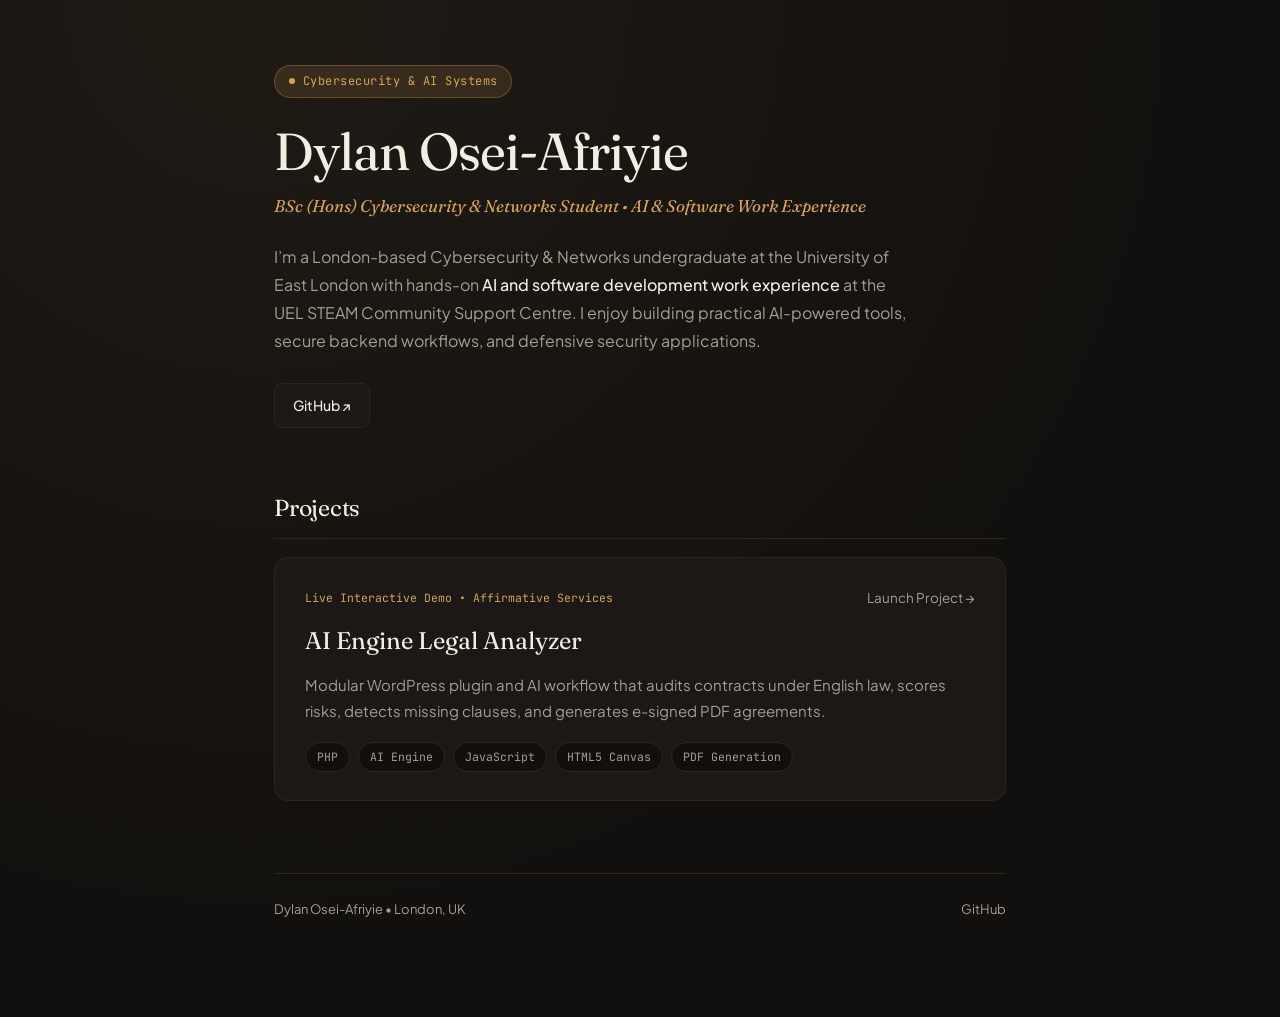
<file: index.html>
<!DOCTYPE html>
<html lang="en">
<head>
  <meta charset="UTF-8" />
  <meta name="viewport" content="width=device-width, initial-scale=1.0" />
  <title>Dylan Osei-Afriyie — Portfolio</title>
  <link rel="stylesheet" href="style.css?v=3" />
</head>
<body>
  <div class="container">
    <div class="status-pill">
      <span class="dot"></span>
      <span>Cybersecurity &amp; AI Systems</span>
    </div>

    <h1>Dylan Osei-Afriyie</h1>
    <div class="meta">BSc (Hons) Cybersecurity &amp; Networks Student &bull; AI &amp; Software Work Experience</div>

    <p class="bio">
      I’m a London-based Cybersecurity &amp; Networks undergraduate at the University of East London with hands-on <strong>AI and software development work experience</strong> at the UEL STEAM Community Support Centre. I enjoy building practical AI-powered tools, secure backend workflows, and defensive security applications.
    </p>

    <div class="links-row">
      <a href="https://github.com/pandex32" target="_blank" rel="noopener" class="btn">GitHub &nearr;</a>
    </div>

    <h2>Projects</h2>

    <a href="projects/legal-analyzer.html" class="project-card">
      <div class="project-top">
        <span class="project-tag">Live Interactive Demo &bull; Affirmative Services</span>
        <span class="project-arrow">Launch Project &rarr;</span>
      </div>
      <h3>AI Engine Legal Analyzer</h3>
      <p>
        Modular WordPress plugin and AI workflow that audits contracts under English law, scores risks, detects missing clauses, and generates e-signed PDF agreements.
      </p>
      <div class="tech-tags">
        <span>PHP</span>
        <span>AI Engine</span>
        <span>JavaScript</span>
        <span>HTML5 Canvas</span>
        <span>PDF Generation</span>
      </div>
    </a>

    <footer>
      <span>Dylan Osei-Afriyie &bull; London, UK</span>
      <span>
        <a href="https://github.com/pandex32" target="_blank" rel="noopener">GitHub</a>
      </span>
    </footer>
  </div>
</body>
</html>
</file>
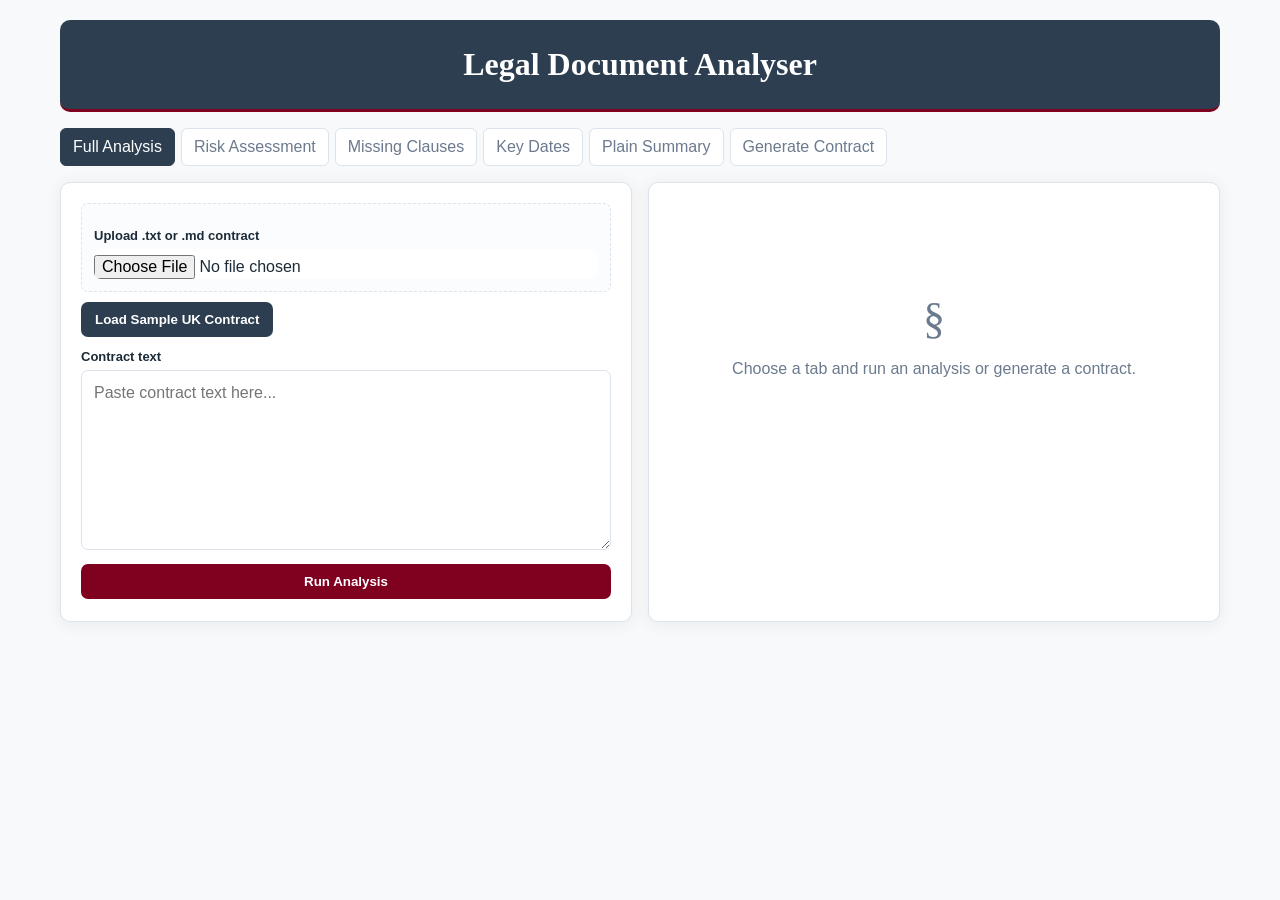
<file: demos/legal-analyzer/index.html>
<!DOCTYPE html>
<html lang="en">
<head>
  <meta charset="UTF-8">
  <meta name="viewport" content="width=device-width, initial-scale=1.0">
  <title>Legal Document Analyser</title>
  <link rel="stylesheet" href="app.css">
</head>
<body>
  <main class="laa-app">
    <header class="laa-header"><h1>Legal Document Analyser</h1></header>
    <nav class="laa-tabs" aria-label="Legal analysis modes">
      <button class="laa-tab active" data-tab="analysis">Full Analysis</button>
      <button class="laa-tab" data-tab="risk">Risk Assessment</button>
      <button class="laa-tab" data-tab="missing">Missing Clauses</button>
      <button class="laa-tab" data-tab="dates">Key Dates</button>
      <button class="laa-tab" data-tab="summary">Plain Summary</button>
      <button class="laa-tab" data-tab="generate">Generate Contract</button>
    </nav>
    <div class="laa-grid">
      <section class="laa-panel laa-input">
        <div class="laa-upload">
          <label for="contract-file">Upload .txt or .md contract</label>
          <input id="contract-file" type="file" accept=".txt,.md,text/plain,text/markdown">
        </div>
        <button id="load-sample" class="laa-secondary" type="button">Load Sample UK Contract</button>
        <div id="analysis-controls">
          <label for="contract-text">Contract text</label>
          <textarea id="contract-text" placeholder="Paste contract text here..."></textarea>
          <button id="analyse-button" class="laa-primary" type="button">Run Analysis</button>
        </div>
        <form id="generator-form" hidden>
          <h2>Contract Details</h2>
          <label for="contract-type">Contract Type</label>
          <select id="contract-type">
            <option>Service Agreement</option>
            <option>Employment Contract</option>
            <option>Non-Disclosure Agreement</option>
            <option>Software Licence Agreement</option>
            <option>Consultancy Agreement</option>
          </select>
          <label for="party-a">Party A</label>
          <input id="party-a" type="text" placeholder="Full legal name">
          <label for="party-b">Party B</label>
          <input id="party-b" type="text" placeholder="Full legal name">
          <label for="scope-details">Scope / Details</label>
          <textarea id="scope-details" placeholder="Services, duration, payment terms, governing jurisdiction..."></textarea>
          <button id="generate-button" class="laa-primary" type="button">Generate Contract</button>
        </form>
      </section>
      <section class="laa-panel laa-output">
        <div id="results-placeholder">
          <div class="laa-section-mark">§</div>
          <p>Choose a tab and run an analysis or generate a contract.</p>
        </div>
        <article id="results" hidden></article>
        <section id="signature-section" hidden>
          <h2>Dual-Party Electronic Signatures</h2>
          <div class="laa-signatures">
            <div>
              <label for="canvas-a">Party A Signature</label>
              <canvas id="canvas-a" width="320" height="150"></canvas>
              <button type="button" class="laa-clear" data-canvas="canvas-a">Clear</button>
            </div>
            <div>
              <label for="canvas-b">Party B Signature</label>
              <canvas id="canvas-b" width="320" height="150"></canvas>
              <button type="button" class="laa-clear" data-canvas="canvas-b">Clear</button>
            </div>
          </div>
          <button id="apply-signatures" class="laa-primary" type="button">Apply Signatures &amp; Print PDF</button>
        </section>
      </section>
    </div>
  </main>
  <script src="app.js"></script>
</body>
</html>
</file>
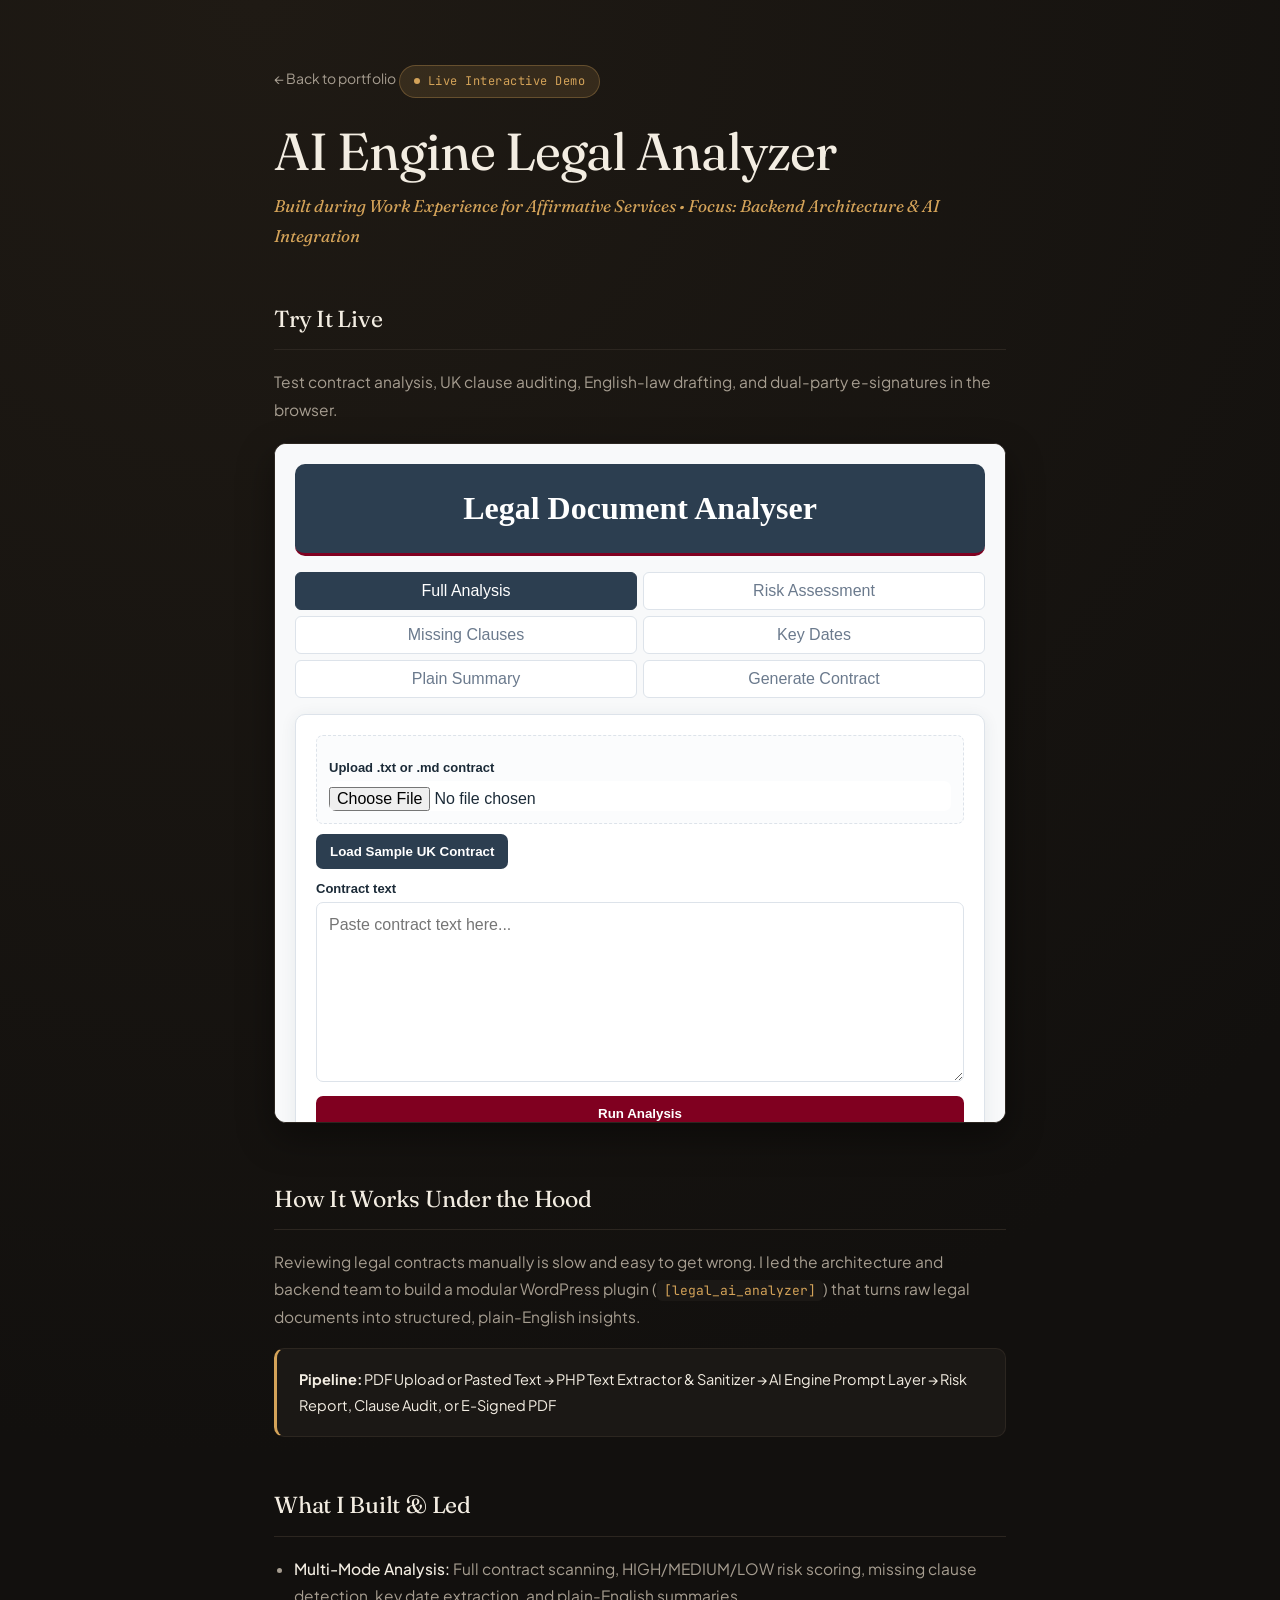
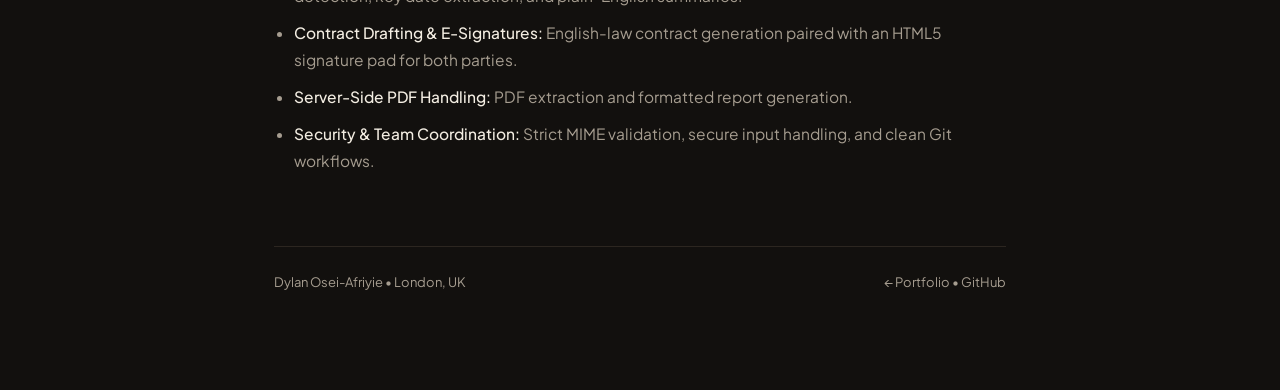
<file: projects/legal-analyzer.html>
<!DOCTYPE html>
<html lang="en">
<head>
  <meta charset="UTF-8" />
  <meta name="viewport" content="width=device-width, initial-scale=1.0" />
  <title>AI Engine Legal Analyzer — Dylan Osei-Afriyie</title>
  <link rel="stylesheet" href="../style.css?v=3" />
</head>
<body>
  <div class="container">
    <a href="../index.html" class="back-link">&larr; Back to portfolio</a>

    <div class="status-pill">
      <span class="dot"></span>
      <span>Live Interactive Demo</span>
    </div>

    <h1>AI Engine Legal Analyzer</h1>
    <div class="meta">Built during Work Experience for Affirmative Services &bull; Focus: Backend Architecture &amp; AI Integration</div>

    <div class="case-section">
      <h2>Try It Live</h2>
      <p>Test contract analysis, UK clause auditing, English-law drafting, and dual-party e-signatures in the browser.</p>
      <iframe src="../demos/legal-analyzer/index.html" class="demo-frame" title="Legal AI Analyzer Interactive Demo"></iframe>
    </div>

    <div class="case-section">
      <h2>How It Works Under the Hood</h2>
      <p>Reviewing legal contracts manually is slow and easy to get wrong. I led the architecture and backend team to build a modular WordPress plugin (<code>[legal_ai_analyzer]</code>) that turns raw legal documents into structured, plain-English insights.</p>
      <div class="flow-card">
        <strong>Pipeline:</strong> PDF Upload or Pasted Text &rarr; PHP Text Extractor &amp; Sanitizer &rarr; AI Engine Prompt Layer &rarr; Risk Report, Clause Audit, or E-Signed PDF
      </div>
    </div>

    <div class="case-section">
      <h2>What I Built &amp; Led</h2>
      <ul>
        <li><strong>Multi-Mode Analysis:</strong> Full contract scanning, HIGH/MEDIUM/LOW risk scoring, missing clause detection, key date extraction, and plain-English summaries.</li>
        <li><strong>Contract Drafting &amp; E-Signatures:</strong> English-law contract generation paired with an HTML5 signature pad for both parties.</li>
        <li><strong>Server-Side PDF Handling:</strong> PDF extraction and formatted report generation.</li>
        <li><strong>Security &amp; Team Coordination:</strong> Strict MIME validation, secure input handling, and clean Git workflows.</li>
      </ul>
    </div>

    <footer>
      <span>Dylan Osei-Afriyie &bull; London, UK</span>
      <span>
        <a href="../index.html">&larr; Portfolio</a> &bull;
        <a href="https://github.com/pandex32" target="_blank" rel="noopener">GitHub</a>
      </span>
    </footer>
  </div>
</body>
</html>
</file>
<file: style.css>
@import url('https://fonts.googleapis.com/css2?family=Fraunces:ital,opsz,wght@0,9..144,400;0,9..144,600;1,9..144,400&family=Plus+Jakarta+Sans:wght@400;500;600&family=JetBrains+Mono:wght@400;500&display=swap');

:root {
  --bg: #12100e;
  --surface: #1b1815;
  --surface-hover: #221e1a;
  --amber: #d4a359;
  --amber-soft: rgba(212, 163, 89, 0.14);
  --cream: #f3ede2;
  --muted: #a69d90;
  --border: #2c2620;
}

* {
  box-sizing: border-box;
  margin: 0;
  padding: 0;
}

body {
  background-color: var(--bg);
  background-image: radial-gradient(circle at 20% 0%, #1f1a14 0%, #12100e 65%);
  color: var(--cream);
  font-family: 'Plus Jakarta Sans', sans-serif;
  line-height: 1.75;
  -webkit-font-smoothing: antialiased;
}

.container {
  max-width: 780px;
  margin: 0 auto;
  padding: 64px 24px 96px;
}

/* Subtle Warm Status Pill */
.status-pill {
  display: inline-flex;
  align-items: center;
  gap: 8px;
  background: var(--amber-soft);
  border: 1px solid rgba(212, 163, 89, 0.3);
  color: var(--amber);
  font-family: 'JetBrains Mono', monospace;
  font-size: 12px;
  letter-spacing: 0.04em;
  padding: 5px 14px;
  border-radius: 999px;
  margin-bottom: 24px;
}

.dot {
  width: 6px;
  height: 6px;
  background: var(--amber);
  border-radius: 50%;
}

/* Editorial Jazz Typography */
h1 {
  font-family: 'Fraunces', Georgia, serif;
  font-size: clamp(2.3rem, 5vw, 3.25rem);
  font-weight: 400;
  letter-spacing: -0.02em;
  line-height: 1.15;
  color: var(--cream);
  margin-bottom: 10px;
}

.meta {
  font-family: 'Fraunces', Georgia, serif;
  font-style: italic;
  font-size: 17px;
  color: var(--amber);
  margin-bottom: 22px;
}

.bio {
  color: var(--muted);
  font-size: 16px;
  max-width: 640px;
  margin-bottom: 28px;
}

.bio strong {
  color: var(--cream);
  font-weight: 500;
}

h2 {
  font-family: 'Fraunces', Georgia, serif;
  font-size: 1.45rem;
  font-weight: 400;
  letter-spacing: -0.01em;
  color: var(--cream);
  margin-bottom: 18px;
  padding-bottom: 10px;
  border-bottom: 1px solid var(--border);
}

/* Smooth Minimal Links */
.links-row {
  display: flex;
  flex-wrap: wrap;
  gap: 12px;
  margin-bottom: 60px;
}

.btn {
  display: inline-flex;
  align-items: center;
  gap: 6px;
  padding: 9px 18px;
  font-family: 'Plus Jakarta Sans', sans-serif;
  font-size: 14px;
  font-weight: 500;
  text-decoration: none;
  border-radius: 8px;
  border: 1px solid var(--border);
  background: var(--surface);
  color: var(--cream);
  transition: all 0.25s ease;
}

.btn:hover {
  border-color: var(--amber);
  color: var(--amber);
  background: var(--surface-hover);
  transform: translateY(-1px);
}

/* Warm Vinyl-Sleeve Project Card */
.project-card {
  display: block;
  text-decoration: none;
  background: var(--surface);
  border: 1px solid var(--border);
  border-radius: 14px;
  padding: 28px 30px;
  transition: all 0.28s ease;
}

.project-card:hover {
  background: var(--surface-hover);
  border-color: rgba(212, 163, 89, 0.45);
  transform: translateY(-2px);
  box-shadow: 0 12px 32px rgba(0, 0, 0, 0.35);
}

.project-top {
  display: flex;
  justify-content: space-between;
  align-items: center;
  gap: 12px;
  margin-bottom: 10px;
}

.project-tag {
  font-family: 'JetBrains Mono', monospace;
  font-size: 11.5px;
  color: var(--amber);
}

.project-arrow {
  font-size: 13.5px;
  color: var(--muted);
  transition: color 0.25s ease, transform 0.25s ease;
}

.project-card:hover .project-arrow {
  color: var(--amber);
  transform: translateX(3px);
}

.project-card h3 {
  font-family: 'Fraunces', Georgia, serif;
  font-size: 1.5rem;
  font-weight: 400;
  color: var(--cream);
  margin-bottom: 10px;
}

.project-card p {
  color: var(--muted);
  font-size: 15px;
  margin-bottom: 18px;
}

.tech-tags {
  display: flex;
  flex-wrap: wrap;
  gap: 8px;
}

.tech-tags span {
  font-family: 'JetBrains Mono', monospace;
  font-size: 11.5px;
  padding: 4px 11px;
  border-radius: 999px;
  background: var(--bg);
  border: 1px solid var(--border);
  color: var(--muted);
}

/* Case Study Page Elements */
.back-link {
  display: inline-block;
  font-size: 14px;
  color: var(--muted);
  text-decoration: none;
  margin-bottom: 24px;
  transition: color 0.2s ease;
}

.back-link:hover {
  color: var(--amber);
}

.case-section {
  margin-top: 48px;
}

.case-section p,
.case-section li {
  color: var(--muted);
  font-size: 15.5px;
}

.case-section ul {
  padding-left: 20px;
  display: flex;
  flex-direction: column;
  gap: 10px;
  margin-top: 14px;
}

.case-section li strong {
  color: var(--cream);
  font-weight: 500;
}

.case-section code {
  font-family: 'JetBrains Mono', monospace;
  font-size: 13px;
  color: var(--amber);
  background: var(--surface);
  padding: 2px 7px;
  border-radius: 5px;
}

.flow-card {
  margin-top: 18px;
  padding: 18px 22px;
  background: var(--surface);
  border: 1px solid var(--border);
  border-left: 3px solid var(--amber);
  border-radius: 10px;
  color: var(--cream);
  font-size: 14.5px;
}

.demo-frame {
  width: 100%;
  height: 680px;
  margin-top: 20px;
  border: 1px solid var(--border);
  border-radius: 12px;
  box-shadow: 0 14px 36px rgba(0, 0, 0, 0.4);
  background: #f8f9fa;
}

footer {
  margin-top: 72px;
  padding-top: 24px;
  border-top: 1px solid var(--border);
  font-size: 13px;
  color: var(--muted);
  display: flex;
  justify-content: space-between;
  flex-wrap: wrap;
  gap: 12px;
}

footer a {
  color: var(--muted);
  text-decoration: none;
  transition: color 0.2s ease;
}

footer a:hover {
  color: var(--amber);
}
</file>
<file: demos/legal-analyzer/app.css>
:root {
  --navy:#2C3E50; --merlot:#800020; --alabaster:#F8F9FA;
  --text:#1c2b38; --muted:#6b7a8d; --border:#dde3ea; --white:#fff;
}
* { box-sizing:border-box; }
body { margin:0; background:var(--alabaster); color:var(--text); font-family:Arial,Helvetica,sans-serif; }
.laa-app { max-width:1200px; margin:0 auto; padding:20px; }
.laa-header { text-align:center; color:var(--white); background:var(--navy); border-bottom:3px solid var(--merlot); border-radius:10px; padding:26px 20px; margin-bottom:16px; }
.laa-header h1 { margin:0; font-family:Georgia,serif; }
.laa-tabs { display:flex; flex-wrap:wrap; gap:6px; margin-bottom:16px; }
.laa-tab { border:1.5px solid var(--border); border-radius:6px; background:var(--white); color:var(--muted); padding:9px 12px; cursor:pointer; font:inherit; }
.laa-tab.active { background:var(--navy); border-color:var(--navy); color:var(--white); }
.laa-grid { display:grid; grid-template-columns:1fr 1fr; gap:16px; }
.laa-panel { min-height:440px; background:var(--white); border:1px solid var(--border); border-radius:10px; padding:20px; box-shadow:0 2px 16px rgba(44,62,80,.08); }
label { display:block; margin:12px 0 6px; font-weight:700; font-size:13px; }
input,textarea,select { width:100%; border:1.5px solid var(--border); border-radius:7px; padding:10px 12px; background:var(--white); color:var(--text); font:inherit; }
textarea { min-height:180px; resize:vertical; line-height:1.55; }
.laa-primary,.laa-secondary,.laa-clear { border:0; border-radius:7px; padding:10px 14px; font-weight:700; cursor:pointer; margin-top:10px; }
.laa-primary { width:100%; background:var(--merlot); color:var(--white); }
.laa-secondary { background:var(--navy); color:var(--white); }
.laa-upload { border:1.5px dashed var(--border); border-radius:7px; padding:12px; background:#fbfcfd; }
.laa-upload input { border:0; padding:6px 0 0; }
#results-placeholder { text-align:center; color:var(--muted); padding:90px 20px; }
.laa-section-mark { font-family:Georgia,serif; font-size:44px; }
#results { line-height:1.65; }
#results h2,#results h3 { color:var(--navy); }
.laa-result-section { border-left:4px solid var(--navy); background:#f7f9fb; border-radius:8px; padding:14px; margin:10px 0; }
.laa-table { width:100%; border-collapse:collapse; }
.laa-table th,.laa-table td { border:1px solid var(--border); padding:7px; text-align:left; }
.laa-table th { background:#eef1f4; }
.laa-risk { display:inline-block; border-radius:20px; padding:2px 8px; font-size:11px; font-weight:800; }
.laa-risk.high { background:#fee2e2; color:#991b1b; }
.laa-risk.medium { background:#fef3c7; color:#92400e; }
.laa-risk.low { background:#dcfce7; color:#166534; }
#signature-section { border-top:1px solid var(--border); margin-top:18px; padding-top:10px; }
.laa-signatures { display:grid; grid-template-columns:1fr 1fr; gap:12px; }
.laa-signatures canvas { width:100%; height:150px; border:1.5px solid var(--border); background:white; cursor:crosshair; touch-action:none; }
.laa-clear { width:100%; background:white; color:var(--text); border:1px solid var(--border); }
@media(max-width:768px){.laa-grid{grid-template-columns:1fr}.laa-tabs{display:grid;grid-template-columns:1fr 1fr}.laa-signatures{grid-template-columns:1fr}}
@media print{body{background:white}.laa-tabs,.laa-input,#signature-section{display:none!important}.laa-grid{display:block}.laa-output{border:0;box-shadow:none}}
</file>
